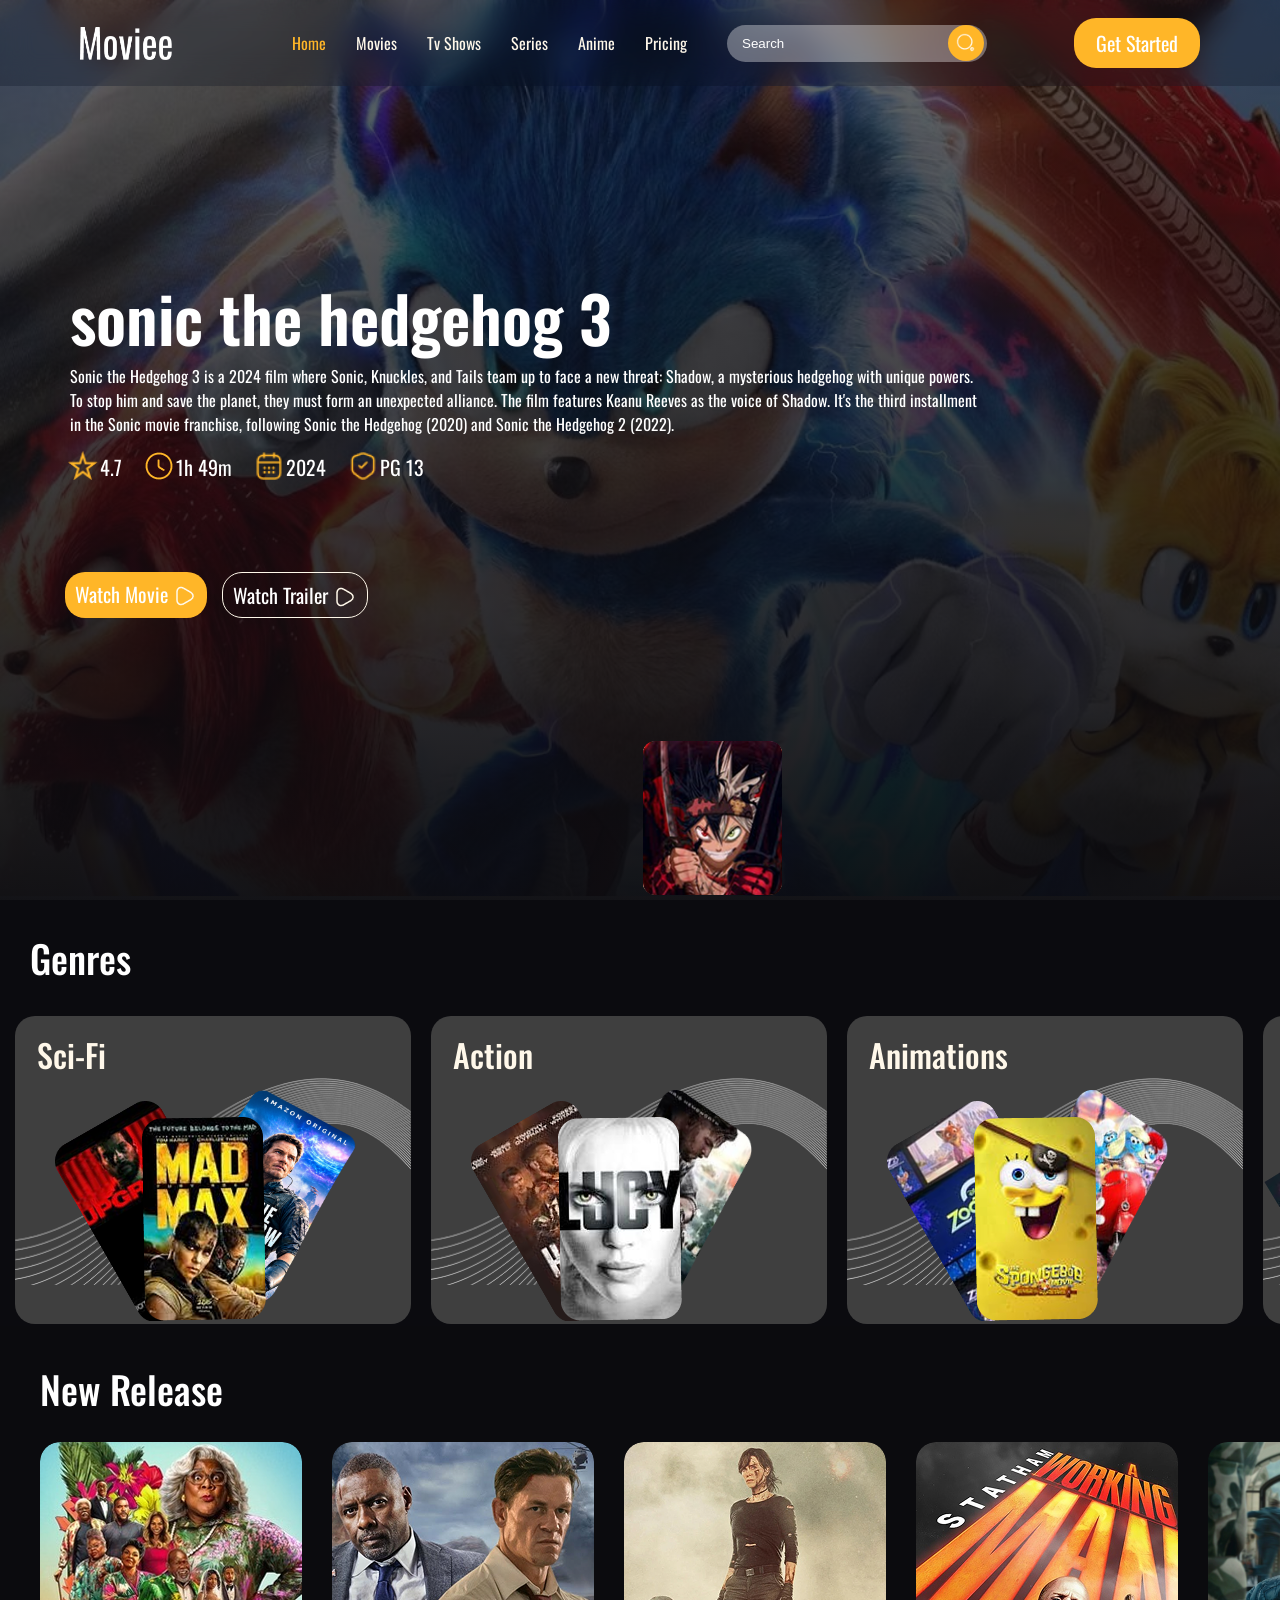
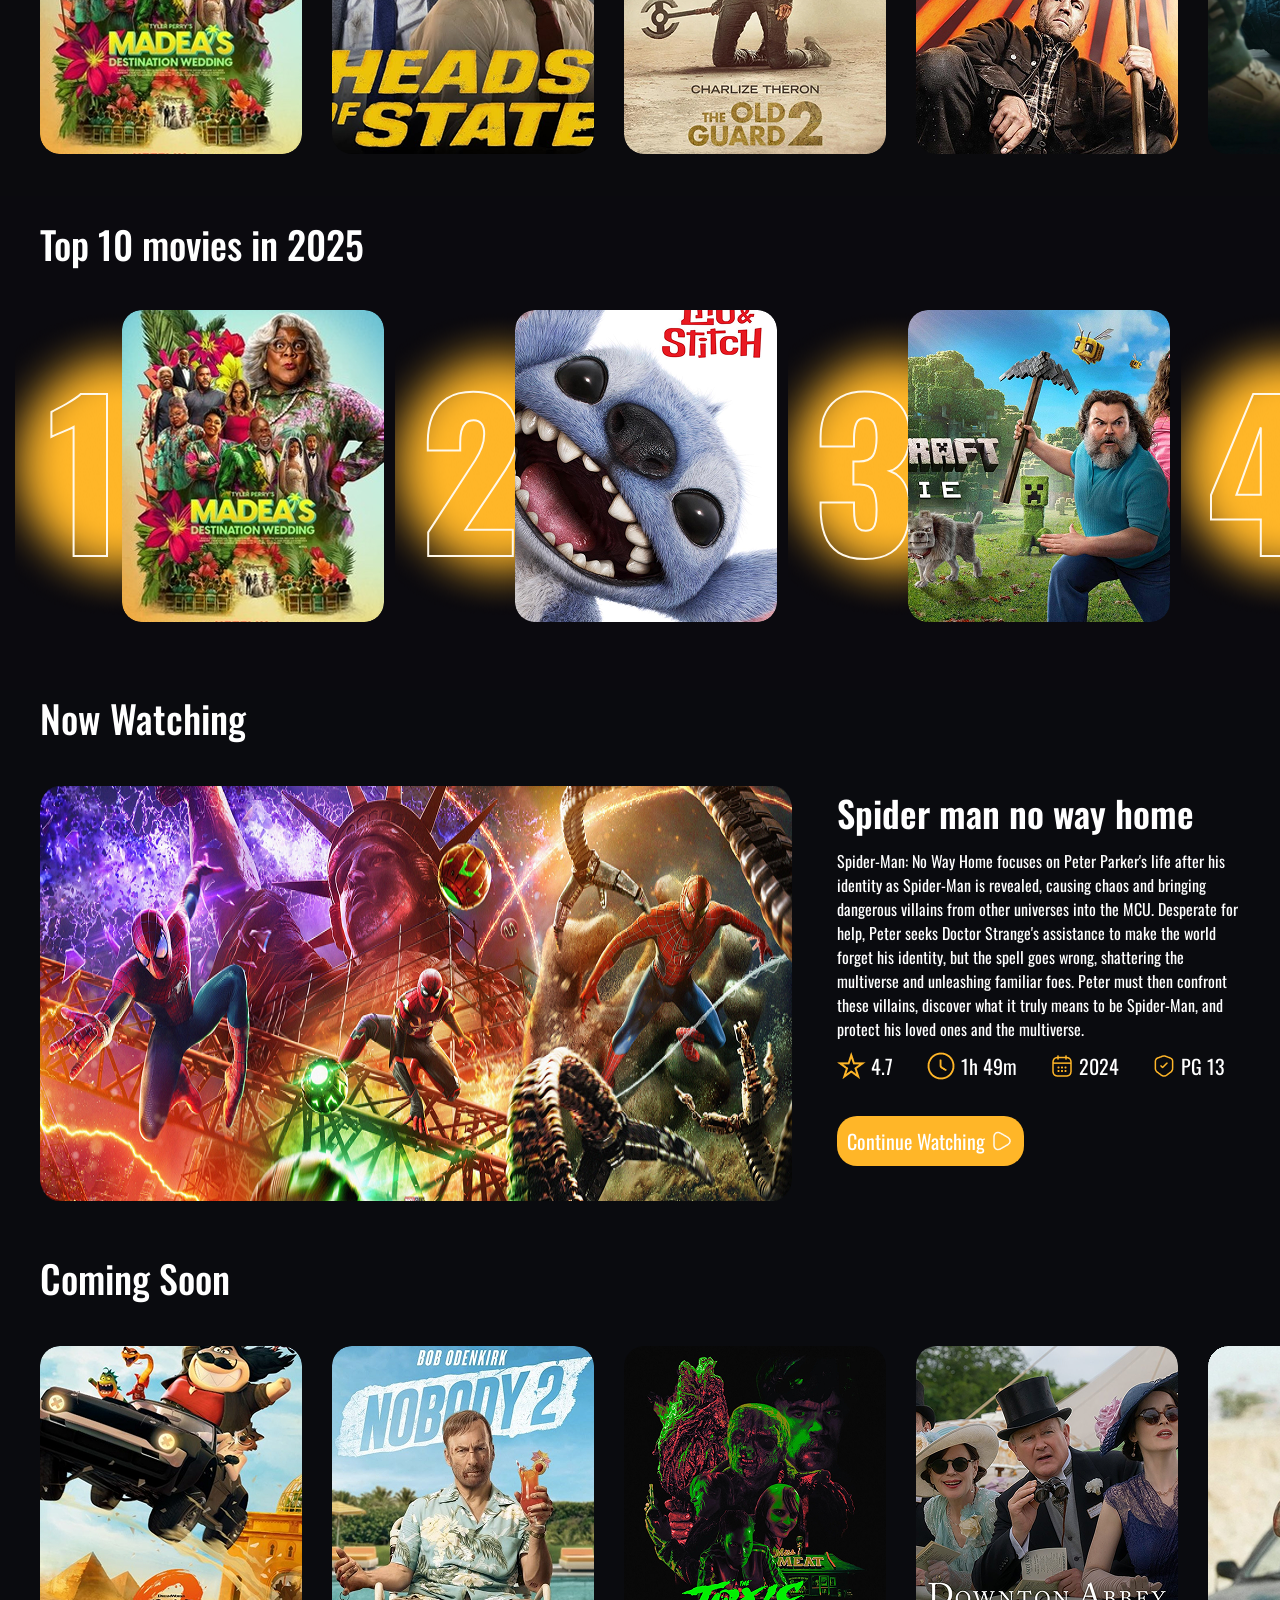
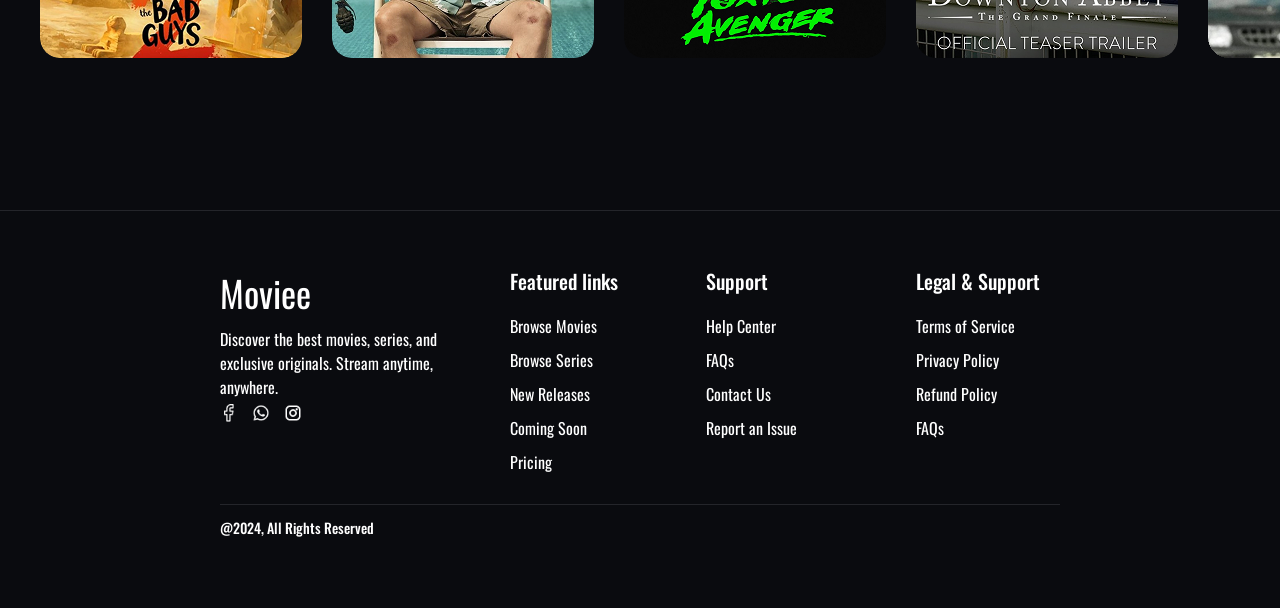
<file: index.html>
<!DOCTYPE html>
<html lang="en">
<head>
    <meta charset="UTF-8">
    <meta name="viewport" content="width=device-width, initial-scale=1.0">
    <title>Sonic The HedgeHog</title>
    <link rel="stylesheet" href="style.css">
    <link rel="shortcut icon" href="logo.ico" type="image/x-icon">
</head>
<body>

<header>

    <div class="nav-container">

        <img src="Moviee@2x.png" alt="" class="logo">

        <nav>
            <a href="">Home</a>
            <a href="">Movies</a>
            <a href="">Tv Shows</a>
            <a href="">Series</a>
            <a href="">Anime</a>
            <a href="">Pricing</a>
        </nav>

        <div class="search-child">
            <input type="text" placeholder="Search">

            <a href="" class="searchicon">
                <img src="search-normal.png" alt="">
            </a>
        </div>

        <span class="getstarted">
            <a href="">Get Started</a>
        </span>

    </div>
</header>


<section class="sonic-intro">
    <h2>sonic the hedgehog 3 </h2>
    <p>Sonic the Hedgehog 3 is a 2024 film where Sonic, Knuckles, and Tails team up to face a new threat: Shadow, a mysterious hedgehog with unique powers. <br> To stop him and save the planet, they must form an unexpected alliance. The film features Keanu Reeves as the voice of Shadow. It's the third installment <br> in the Sonic movie franchise, following Sonic the Hedgehog (2020) and Sonic the Hedgehog 2 (2022). </p>


    <div class="moviedetails">
<img src="Star 1.png" alt="">
<span>4.7</span>
<img src="clock.png" alt="">
<span>1h 49m</span>
<img src="calendar.png" alt="">
<span>2024</span>
<img src="shield-tick.png" alt="">
<span>PG 13</span>
</div>



<div class="watch-parent">
<span><a href="">Watch Movie <img src="play.png" alt=""></a></span>
<span><a href="">Watch Trailer <img src="play.png" alt=""></a></span>

</div>

<div class="movie-catalogue">
    <img src="Sonic-rectangle.png" alt="">
    <img src="spaceshiptravellers.png" alt="">
    <img src="spiderman.png" alt="">
    <img src="zenmode.png" alt="">

</div>

</section>

<section class="genres-parent">

  <div class="genres1234">Genres</div>

  <div class="genres-container">

    <div class="genres-track">

      <div class="genres-subcontainer">
        <img src="upgrade.png" alt="" class="genre1">
        <img src="madmax.png" alt="" class="genre1">
        <img src="TheTomorrowWarCosmicSoldier.png" alt="" class="genre1">

        <img src="linewavebackground.png" alt="" class="genres-child">
        <span>Sci-Fi</span>
      </div>

      <div class="genres-subcontainer2">
        <img src="havoc.png" alt="" class="genre2">
        <img src="lucy.png" alt="" class="genre2">
        <img src="extraction.png" alt="" class="genre2">

        <img src="linewavebackground.png" alt="" class="genres-child2">
        <span>Action</span>
      </div>

      <div class="genres-subcontainer3">
        <img src="zootopia.png" alt="" class="genre3">
        <img src="spongebob.png" alt="" class="genre3">
        <img src="smurfs.png" alt="" class="genre3">

        <img src="linewavebackground.png" alt="" class="genres-child3">
        <span>Animations</span>
      </div>

      <div class="genres-subcontainer4">
        <img src="romance.jpg" alt="" class="genre4">
        <img src="japaneseromance.jpg" alt="" class="genre4">
        <img src="ideaofyou.jpg" alt="" class="genre4">

        <img src="linewavebackground.png" alt="" class="genres-child4">
        <span>Romance</span>
      </div>

      <div class="genres-subcontainer" aria-hidden="true">
        <img src="upgrade.png" alt="" class="genre1">
        <img src="madmax.png" alt="" class="genre1">
        <img src="TheTomorrowWarCosmicSoldier.png" alt="" class="genre1">

        <img src="linewavebackground.png" alt="" class="genres-child">
        <span>Sci-Fi</span>
      </div>

  
      <div class="genres-subcontainer2" aria-hidden="true">
        <img src="havoc.png" alt="" class="genre2">
        <img src="lucy.png" alt="" class="genre2">
        <img src="extraction.png" alt="" class="genre2">

        <img src="linewavebackground.png" alt="" class="genres-child2">
        <span>Action</span>
      </div>

  
      <div class="genres-subcontainer3" aria-hidden="true">
        <img src="zootopia.png" alt="" class="genre3">
        <img src="spongebob.png" alt="" class="genre3">
        <img src="smurfs.png" alt="" class="genre3">

        <img src="linewavebackground.png" alt="" class="genres-child3">
        <span>Animations</span>
      </div>

      <div class="genres-subcontainer4" aria-hidden="true">
        <img src="romance.jpg" alt="" class="genre4">
        <img src="japaneseromance.jpg" alt="" class="genre4">
        <img src="ideaofyou.jpg" alt="" class="genre4">

        <img src="linewavebackground.png" alt="" class="genres-child4">
        <span>Romance</span>
      </div>

    </div>

  </div>

</section>


<section class="new-release">
  <div class="new-release-text">New Release</div>

  <div class="new-release-container">

    <div class="new-release-child">
      <div class="new-release-together">
        <img class="first-child-image" src="madea weddin.png" alt="">
        <img class="second-child-image" src="medeahover.png" alt="">

        <div class="new-release-content">
          <p>Madea's Destination Wedding</p>

          <div class="icons-medea">
            <span><img src="Star 1.png" alt=""> 4.7</span>
            <span><img src="clock.png" alt="">1h 47m</span>
            <span><img src="shield-tick.png" alt="">PG 13</span>
          </div>

          <div>
         <div class="watch-parent1">
              <a href="" class="btn-watch">Watch Movie <img src="play.png" alt=""></a>
              <a href="" class="btn-trailer">Watch Trailer <img src="play.png" alt=""></a>
            </div>
          </div>
        </div>
      </div>
    </div>

    <div class="new-release-child">
      <div class="new-release-together">
        <img class="first-child-image" src="headsofstate.png" alt="">
        <img class="second-child-image" src="headsofstatehover.png" alt="">

        <div class="new-release-content">
          <p>Heads Of State</p>

          <div class="icons-medea">
            <span><img src="Star 1.png" alt=""> 4.7</span>
            <span><img src="clock.png" alt="">1h 49m</span>
            <span><img src="shield-tick.png" alt="">PG 13</span>
          </div>

          <div>
             <div class="watch-parent1">
              <a href="" class="btn-watch">Watch Movie <img src="play.png" alt=""></a>
              <a href="" class="btn-trailer">Watch Trailer <img src="play.png" alt=""></a>
            </div>
          </div>
        </div>
      </div>
    </div>

<div class="new-release-child">
        <div class="new-release-together">
      <img class="first-child-image" src="theoldguard.png" alt="">
   <img class="second-child-image" src="oldgguardhover.png" alt="">

   <div class="new-release-content">
     <p>The Old Guard 2</p>

          <div class="icons-medea">
            <span><img src="Star 1.png" alt=""> 4.7</span>
            <span><img src="clock.png" alt="">1h 49m</span>
            <span><img src="shield-tick.png" alt="">PG 13</span>
          </div>

<div>
<div class="watch-parent1">
       <a href="" class="btn-watch">Watch Movie <img src="play.png" alt=""></a>
       <a href="" class="btn-trailer">Watch Trailer <img src="play.png" alt=""></a>
           </div>
   </div>
   </div>
      </div>
    </div>

  
    <div class="new-release-child">
  <div class="new-release-together">
   <img class="first-child-image" src="jasonstatham.png" alt="">
   <img class="second-child-image" src="jasonstathamhover.png" alt="">

   <div class="new-release-content">
 <p>A Working Man</p>

   <div class="icons-medea">
     <span><img src="Star 1.png" alt=""> 4.7</span>
 <span><img src="clock.png" alt="">1h 49m</span>
     <span><img src="shield-tick.png" alt="">PG 13</span>
        </div>

 <div>
                  <div class="watch-parent1">
              <a href="" class="btn-watch">Watch Movie <img src="play.png" alt=""></a>
              <a href="" class="btn-trailer">Watch Trailer <img src="play.png" alt=""></a>
            </div>
       </div>
   </div>
    </div>
    </div>

    
    <div class="new-release-child">
      <div class="new-release-together">
        <img class="first-child-image" src="iHost.jpg" alt="">
        <img class="second-child-image" src="IHostageover.png" alt="">

        <div class="new-release-content">
          <p>iHostage</p>

          <div class="icons-medea">
            <span><img src="Star 1.png" alt=""> 4.7</span>
            <span><img src="clock.png" alt="">1h 49m</span>
            <span><img src="shield-tick.png" alt="">PG 13</span>
          </div>

          <div>
       <div class="watch-parent1">
       <a href="" class="btn-watch">Watch Movie <img src="play.png" alt=""></a>
     <a href="" class="btn-trailer">Watch Trailer <img src="play.png" alt=""></a>
            </div>
          </div>
        </div>
      </div>
    </div>


    <div class="new-release-child">
      <div class="new-release-together">
        <img class="first-child-image" src="kpopdemonhunters.png" alt="">
        <img class="second-child-image" src="kpophover.png" alt="">

        <div class="new-release-content">
          <p>K-Pop Demon Hunters</p>

          <div class="icons-medea">
            <span><img src="Star 1.png" alt=""> 4.7</span>
            <span><img src="clock.png" alt="">1h 49m</span>
            <span><img src="shield-tick.png" alt="">PG 13</span>
          </div>

          <div>
     <div class="watch-parent1">
      <a href="" class="btn-watch">Watch Movie <img src="play.png" alt=""></a>
              <a href="" class="btn-trailer">Watch Trailer <img src="play.png" alt=""></a>
            </div>
          </div>
        </div>
      </div>
    </div>

  </div>
</section>


<section class="topmovies-parent">
  <h2>Top 10 movies in 2025</h2>

  <div class="top10-cardboxes">


    <div class="top10-cardboxes-child">
      <div class="movie-number">1</div>
      <img class="movie-glow" src="Ellipse.png" alt="">

      <div class="movie-card">
        <img class="movie-image" src="madea weddin.png" alt="Madea’s Destination Wedding">

        <div class="movie-details">
          <img class="movie-hover-image" src="medeahover.png" alt="Madea’s Destination Wedding">

          <div class="movie-info">
            <h3>Madea’s Destination Wedding</h3>
            <p class="movie-meta">
              <span><img src="Star 1.png" alt=""> 4.7</span>
              <span><img src="clock.png" alt=""> 1h 49m</span>
              <span><img src="shield-tick.png" alt=""> PG 13</span>
            </p>

            <div class="watch-parent1">
              <a href="#" class="btn-watch">Watch Movie <img src="play.png" alt=""></a>
              <a href="#" class="btn-trailer">Watch Trailer <img src="play.png" alt=""></a>
            </div>
          </div>
        </div>
      </div>
    </div>

    <div class="top10-cardboxes-child">
      <div class="movie-number">2</div>
      <img class="movie-glow" src="Ellipse.png" alt="">

      <div class="movie-card">
        <img class="movie-image" src="liloandstitches.png" alt="Lilo and Stitch">

        <div class="movie-details">
          <img class="movie-hover-image" src="lilo-background-hover.png" alt="Lilo and Stitch">

          <div class="movie-info">
            <h3>Lilo &amp; Stitch</h3>
            <p class="movie-meta">
              <span><img src="Star 1.png" alt=""> 4.7</span>
              <span><img src="clock.png" alt=""> 1h 49m</span>
              <span><img src="shield-tick.png" alt=""> PG 13</span>
            </p>

            <div class="watch-parent1">
              <a href="" class="btn-watch">Watch Movie <img src="play.png" alt=""></a>
              <a href="" class="btn-trailer">Watch Trailer <img src="play.png" alt=""></a>
            </div>
          </div>
        </div>
      </div>
    </div>


    <div class="top10-cardboxes-child">
      <div class="movie-number">3</div>
      <img class="movie-glow" src="Ellipse.png" alt="">

      <div class="movie-card">
        <img class="movie-image" src="minecraft.png" alt="Minecraft Movie">

        <div class="movie-details">
          <img class="movie-hover-image" src="minecraft-background-hover.png" alt="Minecraft Movie">

          <div class="movie-info">
            <h3>Minecraft Movie</h3>
            <p class="movie-meta">
              <span><img src="Star 1.png" alt=""> 4.7</span>
              <span><img src="clock.png" alt=""> 1h 49m</span>
              <span><img src="shield-tick.png" alt=""> PG 13</span>
            </p>

            <div class="watch-parent1">
              <a href="#" class="btn-watch">Watch Movie <img src="play.png" alt=""></a>
              <a href="#" class="btn-trailer">Watch Trailer <img src="play.png" alt=""></a>
            </div>
          </div>
        </div>
      </div>
    </div>

    
    <div class="top10-cardboxes-child">
      <div class="movie-number">4</div>
      <img class="movie-glow" src="Ellipse.png" alt="">

      <div class="movie-card">
        <img class="movie-image" src="tomcruise.jpg" alt="Mission Impossible">

        <div class="movie-details">
          <img class="movie-hover-image" src="missionimpossiblehover.png" alt="Mission Impossible">

   <div class="movie-info">
     <h3>Mission Impossible</h3>
       <p class="movie-meta">
     <span><img src="Star 1.png" alt=""> 4.7</span>
      <span><img src="clock.png" alt=""> 1h 49m</span>
      <span><img src="shield-tick.png" alt=""> PG 13</span>
            </p>

    <div class="watch-parent1">
        <a href="#" class="btn-watch">Watch Movie <img src="play.png" alt=""></a>
        <a href="#" class="btn-trailer">Watch Trailer <img src="play.png" alt=""></a>
     </div>
          </div>
        </div>
      </div>
    </div>

  </div>
</section>


<section class="now-watching-parent">

  <h3>Now Watching</h3>

  <div class="now-watching-child">
     <img src="spiderman-image.png" alt="">

     <div class="spiderman-text">
      <h3>Spider man no way home</h3>
      <p>Spider-Man: No Way Home focuses on Peter Parker's life after his identity as Spider-Man is revealed, causing chaos and bringing dangerous villains from other universes into the MCU. Desperate for help, Peter seeks Doctor Strange's assistance to make the world forget his identity, but the spell goes wrong, shattering the multiverse and unleashing familiar foes. Peter must then confront these villains, discover what it truly means to be Spider-Man, and protect his loved ones and the multiverse. </p>

      <a href="">

     <span><img src="Star 1.png" alt=""> 4.7</span>
      <span><img src="clock.png" alt="">1h 49m</span>
      <span><img src="calendar.png" alt="">2024</span>
      <span><img src="shield-tick.png" alt="">PG 13</span>
      
      </a>

         <a><span>Continue Watching <img src="play.png" alt=""></span></a>
     </div>

  </div>

</section>

<section class="coming-soon-parent">
  <h3>Coming Soon</h3>

  <div class="coming-soon-viewport">
    <a href="" class="coming-soon-track">
      <img src="badguys.png" alt="">
      <img src="nobody2.png" alt="">
      <img src="toxicavenger.png" alt="">
      <img src="downton.png" alt="">
      <img src="leo.png" alt="">
      <img src="tronares.png" alt="">
    </a>
  </div>
</section>

</section>


<hr class="hr-first">

<footer>
<div class="footer-child">

  <div>
    <h3>Moviee</h3>
    <p>Discover the best movies, series, and <br>exclusive originals. Stream anytime, <br> anywhere.</p>

    <div>
    <img src="facebook.png" alt="">
    <img src="whatsapp.png" alt="">
    <img src="instagram.png" alt="">
    </div>
  </div>

  <a>
    <h4>Featured links</h4>
    <p>Browse Movies</p>
    <p>Browse Series</p>
    <p>New Releases</p>
    <p>Coming Soon</p>
    <p>Pricing</p>
  </a>

<a>
  <h4>Support</h4>
  <p>Help Center</p>
  <p>FAQs</p>
  <p>Contact Us</p>
  <p>Report an Issue</p>
</a>

<a>
  <h4>Legal & Support</h4>
  <p>Terms of Service</p>
  <p>Privacy Policy</p>
  <p>Refund Policy</p>
  <p>FAQs</p>
</a>
</div>

<hr>

<p>@2024, All Rights Reserved</p>

</footer>

</body>
</html>
</file>
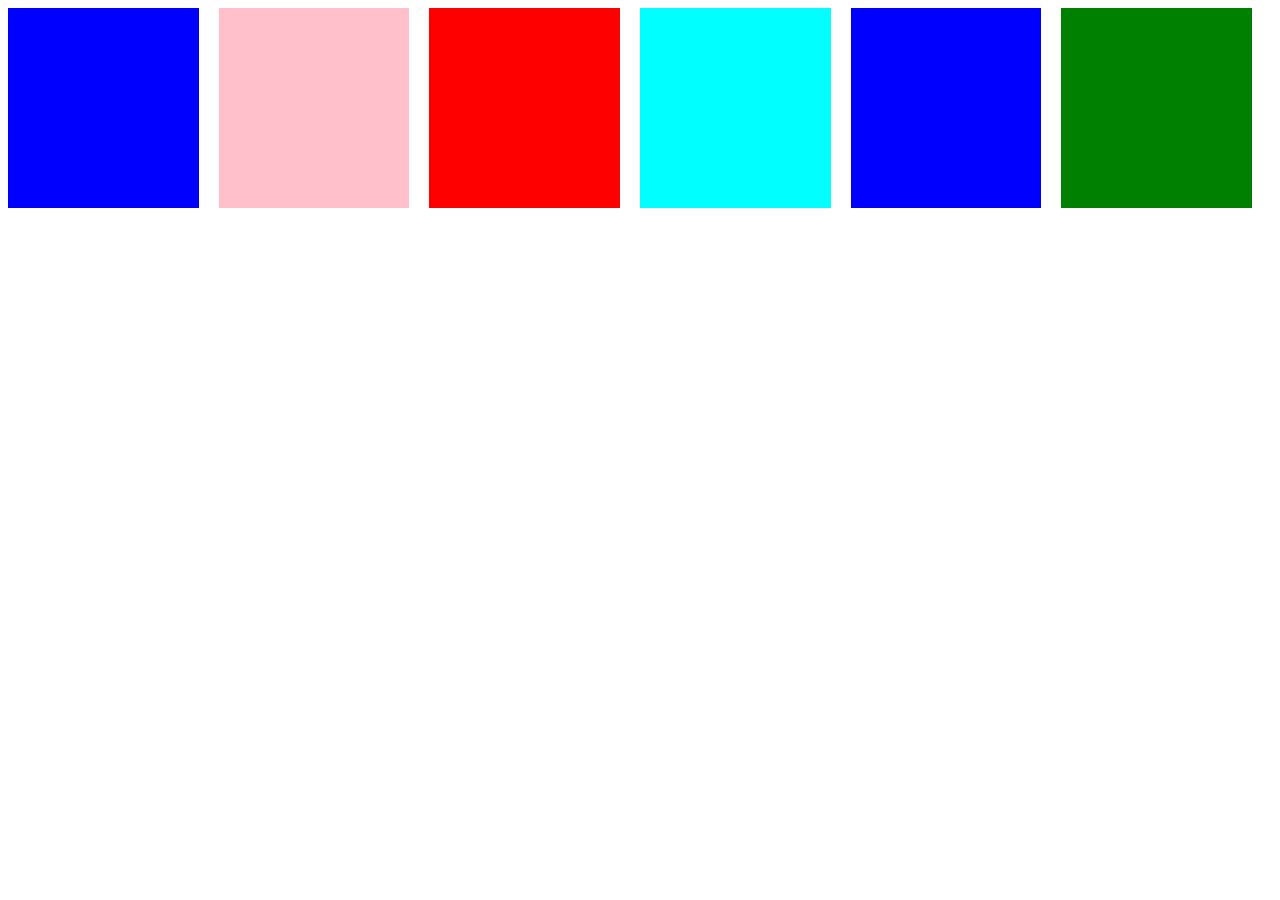
<file: roughwork.html>
<!DOCTYPE html>
<html lang="en">
<head>
    <meta charset="UTF-8">
    <meta name="viewport" content="width=device-width, initial-scale=1.0">
    <title>Document</title>
    <link rel="stylesheet" href="roughwork.css">
</head>
<body>
<!--     
<div>
I am a div
</div> -->


<div class="box">
<div id="fmf"></div>
<div class="fmf"></div>
<div class="fmf"></div>
<div class="fmf"></div>
<div class="fmf"></div>
<div class="fmf"></div>
<div class="fmf"></div>
</div>

</body>
</html>
</file>
<file: style.css>
@import url('https://fonts.googleapis.com/css2?family=Oswald:wght@200..700&display=swap');

*{
    padding: 0;
    margin: 0;
    box-sizing: border-box;
}

img {
    max-width: 100%;
}


body {
    font-family: "Oswald", sans-serif;
    /* cursor: pointer; */
}

header {
    background-image: linear-gradient(180deg,
    rgba(0, 0, 0, 0) -100%, #0b0b0f 90%),
      url(headerbackground.png);
    min-height: 900px;
    background-size:
    150% 150%,
    140% auto;
background-position:
    center,
    center 1%;
    background-repeat: no-repeat;
    overflow: hidden;
    width: 100%;
}

.nav-container {
    position: fixed;
    top: 0;
    left: 0;
    width: 100%;
    padding: 18px 80px;
    display: flex;
    align-items: center;
    background-color: rgba(5, 15, 30, 0.25);
    backdrop-filter: blur(15px);
    -webkit-backdrop-filter: blur(15px);
    z-index: 1000;
}

.logo {
    width: 92px;
    height: 33px;
    margin: 0;
}

nav {
    display: flex;
    align-items: center;
    gap: 30px;
    margin-left: 120px;
    transform: none;
}

nav a {
    text-decoration: none;
    color: rgba(255, 248, 234, 1);
}

nav a:nth-child(1) {
    color: rgba(255, 182, 40, 1);
}

.search-child {
    position: relative;
    display: flex;
    align-items: center;
    margin-left: 40px;
}

.search-child input {
    width: 260px;
    padding: 11px 45px 11px 15px;
    border-radius: 26px;
    border: none;
    outline: none;
    color: white;
    background-color: rgba(255, 255, 255, 0.35);
}

.search-child input::placeholder {
    color: white;
}

.searchicon {
    width: 36px;
    height: 36px;
    position: absolute;
    right: 3px;
    top: 50%;
    transform: translateY(-50%);
    padding: 8px;
    background-color: #ffb628;
    border-radius: 50%;
}

.search-child a img {
    width: 19px;
    height: 19px;
    position: static;
}

.getstarted {
    margin-left: auto;
    padding: 10px 22px;
    background-color: #ffb628;
    border-radius: 22px;
}

.getstarted a {
    color: #ffffff;
    font-size: 20px;
    text-decoration: none;
    white-space: nowrap;
}

.sonic-intro {
    position: absolute;
    z-index: 5;
    top: 30%;
margin-left: 70px;
}

.sonic-intro h2 {
font-weight: 600;
font-size: 64px;
color: #FFFFFF;
}

.sonic-intro p {
font-weight: 400;
font-style: Regular;
font-size: 16px;
color: #FFFFFF;
line-height: 24px;
}

.moviedetails {
    margin-top: 10px;
    display: flex;
    gap: 2px;
    transform: translateX(-22px);
}

.moviedetails span {
color: white;
margin-top: 6px;
font-weight: 400;
font-style: Regular;
font-size: 20px;
}

.moviedetails img {
    width: 30px;
    height: 30px;
    margin-top: 5px;
    margin-left: 20px;
}

.watch-parent {
display: flex;
transform: translate(-5px, 90px);
gap: 15px;
}

.watch-parent span:nth-child(1) {
    background-color: #FFB628;
    padding: 7px 10px;
    border-radius: 20px;
}

.watch-parent span:nth-child(2) {
    background-color: transparent;
    border: 1px solid #FFF8EA;
    border-radius: 20px;
    padding: 7px 10px;
}

.watch-parent a {
text-decoration: none;
font-weight: 400;
font-style: Regular;
font-size: 20px;
color: white;
}

.watch-parent span > a > img {
transform: translateY(5px);
}

.movie-catalogue {
    width: 720px;
    height: 280px;
    position: relative;
    transform: translate(500px, 160px);
    overflow: hidden;
}

.movie-catalogue img {
    width: 145px;
    height: 160px;
    object-fit: cover;
    border-radius: 15px;
    position: absolute;
    left: 70px;
    top: 50px;
    border: 3px solid transparent;
    animation: catalogue 16s ease-in-out infinite;
}

.movie-catalogue img:nth-child(1) {
    animation-delay: 0s;
}

.movie-catalogue img:nth-child(2) {
    animation-delay: -12s;
}

.movie-catalogue img:nth-child(3) {
    animation-delay: -8s;
}

.movie-catalogue img:nth-child(4) {
    animation-delay: -4s;
}

@keyframes catalogue {

    0% {
        transform: translateX(0) scale(1.45);
        z-index: 5;
        border-color: white;
        opacity: 1;
    }


    18% {
        transform: translateX(-180px) scale(1);
        z-index: 1;
        border-color: transparent;
        opacity: 0;
    }


    24% {
        transform: translateX(510px) scale(1);
        z-index: 1;
        border-color: transparent;
        opacity: 0;
    }


    25% {
        transform: translateX(510px) scale(1);
        opacity: 1;
    }


    50% {
        transform: translateX(350px) scale(1);
        z-index: 2;
        border-color: transparent;
        opacity: 1;
    }


    75% {
        transform: translateX(190px) scale(1);
        z-index: 3;
        border-color: transparent;
        opacity: 1;
    }


    100% {
        transform: translateX(0) scale(1.45);
        z-index: 5;
        border-color: white;
        opacity: 1;
    }
}

.genres-parent {
    background-color: #0B0B0F;
    min-height: 400px;
    overflow: hidden;
}

.genres1234 {
font-weight: 500;
font-style: Medium;
font-size: 38px;
color: #FFFFFF;
transform: translate(30px, 30px);
margin-bottom: 10px;
}

.genres-container {
    margin-left: 15px;
    padding-top: 50px;
    height: 360px;
    overflow: hidden;
}

.genres-track {
    display: flex;
    gap: 20px;
    width: max-content;
    animation: cards 20s ease-out infinite;
}


.genres-subcontainer {
position: relative;
}

.genres-child {
    width: 396px;
    height: 308px;
    background-color: #3F3F3F;
    border-radius: 20px;
    overflow: hidden;

   object-fit: contain;
}

.genre1 {
       transition-timing-function: ease-in-out 4s;

}

.genres-subcontainer .genre1:hover {
        transform:  scaleY(1.05);
 ;
}

.genres-subcontainer,
.genres-subcontainer2,
.genres-subcontainer3,
.genres-subcontainer4 {
    position: relative;
    width: 396px;
    min-width: 396px;
    height: 308px;
    flex-shrink: 0;
}

@keyframes cards {

    0% {
        transform: translateX(0px);
    }

    20% {
        transform: translateX(-416px);
    }

    25% {
        transform: translateX(-416px);
    }

    45% {
        transform: translateX(-832px);
    }

    50% {
        transform: translateX(-832px);
    }

    70% {
        transform: translateX(-1248px);
    }

    75% {
        transform: translateX(-1248px);
    }

    95% {
        transform: translateX(-1664px);
    }

    100% {
        transform: translateX(-1664px);
    }
}


.genres-subcontainer {
    animation-delay: 0s;
}

.genres-subcontainer2 {
    animation-delay: -12s;
}

.genres-subcontainer3 {
    animation-delay: -12s;
}

.genres-subcontainer4 {
    animation-delay: -12s;
} 

.genres-subcontainer span {
font-weight: 500;
font-style: Medium;
font-size: 32px;
color: #FFF8EA;
position: absolute;
margin-top: 15px;
left: 5.5%;
}

.genre1:nth-child(3) {
    width: 194px;
    height: 212.14px;
    position: absolute;
}

.genre1:nth-child(1) {
position: absolute;
bottom: 1%;
left: 10%;
}

.genre1:nth-child(2) {
position: absolute;
bottom: 1%;
left: 32%;
z-index: 3;
}

.genre1:nth-child(3) {
position: absolute;
bottom: 7%;
right: 14%;
} 

.genres-subcontainer2 {
position: relative;

}

.genres-child2 {
    width: 396px;
    height: 308px;
    background-color: #3F3F3F;
    border-radius: 20px;
    overflow: hidden;
   object-fit: contain;
}

.genres-subcontainer2 span {
font-weight: 500;
font-style: Medium;
font-size: 32px;
color: #FFF8EA;
position: absolute;
margin-top: 15px;
left: 5.5%;
}

.genre2:nth-child(1) {
position: absolute;
bottom: 1%;
left: 10%;
}

.genre2:nth-child(2) {
position: absolute;
bottom: 1%;
left: 32%;
z-index: 3;

}

.genre2:nth-child(3) {
position: absolute;
bottom: 7%;
right: 19%;
width: 164px;
height: 212.14px;
} 

.genres-subcontainer3 {
position: relative;

}

.genres-child3 {
    width: 396px;
    height: 308px;
    background-color: #3F3F3F;
    border-radius: 20px;
    overflow: hidden;
   object-fit: contain;
}

.genres-subcontainer3 span {
font-weight: 500;
font-style: Medium;
font-size: 32px;
color: #FFF8EA;
position: absolute;
margin-top: 15px;
left: 5.5%;
}

.genre3:nth-child(1) {
position: absolute;
bottom: 1%;
left: 10%;
}

.genre3:nth-child(2) {
position: absolute;
bottom: 1%;
left: 32%;
z-index: 3;

}

.genre3:nth-child(3) {
position: absolute;
bottom: 7%;
right: 19%;
width: 164px;
height: 212.14px;
} 

.genres-subcontainer4 {
position: relative;

}

.genres-child4 {
    width: 396px;
    height: 308px;
    background-color: #3F3F3F;
    border-radius: 20px;
    overflow: hidden;
   object-fit: contain;
}

.genres-subcontainer4 span {
font-weight: 500;
font-style: Medium;
font-size: 32px;
color: #FFF8EA;
position: absolute;
margin-top: 15px;
left: 5.5%;
}

.genre4:nth-child(1) {
position: absolute;
bottom: 1%;
left: 10%;
transform: rotate(-31deg);
}

.genre4:nth-child(2) {
position: absolute;
bottom: 1%;
left: 32%;
z-index: 3;
transform: rotateX(0.96deg);
}

.genre4:nth-child(3) {
position: absolute;
bottom: 7%;
right: 19%;
width: 164px;
height: 172.14px;
transform: rotate(31.2deg);
} 


.new-release {
  background-color: #0B0B0E;
  min-height: 470px;
  overflow: hidden;
}

.new-release-text {
  font-weight: 500;
  font-size: 38px;
  color: #fff;
  transform: translate(40px, 35px);
  margin-bottom: 5px;
}
 
.new-release-container {
    margin: 60px 0px 0px 40px;
    display: flex;
    gap: 30px;
    overflow-x: scroll;
    scrollbar-width: none;
   
}

.new-release-child {
    flex-shrink: 0;
}

.first-child-image {
    width: 262px;
    height: 312px;
    object-fit: cover;
    border-radius: 20px;
}

.second-child-image {
    /* width: 540px; */
    height: 312px;
    object-fit: cover;
    border-radius: 20px;
    opacity: 0;
    position: absolute;
    inset: 0;
    transition: opacity 0.5s ease;
}

.new-release-together {
    /* border: 2px solid green; */
    width: 262px;
    height: 312px;
    position: relative;
    transition: width 0.5s ease;
}

.new-release-child:hover .new-release-together {
    width: 540px;
}

.new-release-child:hover .second-child-image {
    opacity: 1;
}

.new-release-content {
    color: white;
    position: absolute;
    top: 130px;
    left: 20px;
    /* font-weight: 600; */
    opacity: 0;
    transition: opacity 0.3s ease;
}

.new-release-content > p {
    font-size: 32px;
     font-weight: 700; 
     line-height: 34px;
     letter-spacing: −0.3 px; 
     margin-bottom: 20px;
}

.new-release-child:hover .new-release-content {
    opacity: 1;
}

.icons-medea {
    display: flex;
    align-items: center;
    gap: 30px;
}

.icons-medea span {
    display: flex;
    align-items: center;
    gap: 3px;
    white-space: nowrap;
}

.icons-medea span img {
    width: 24px;
    height: 24px;
    object-fit: contain;
}

.topmovies-parent {
  background-color: #0B0A0F;
  overflow-x: hidden;
  padding: 20px 0 40px;
}

.topmovies-parent h2 {
  font-family: "Oswald", sans-serif;
  font-weight: 500;
  font-size: 38px;
  color: #FFFFFF;
  margin: 0 0 10px;
  padding: 0 40px;
}

.top10-cardboxes {
  display: flex;
  align-items: center;
  gap: 36px;
  padding: 28px 40px;
  overflow-x: auto;
  overflow-y: hidden;
  scroll-snap-type: x mandatory;
  scroll-padding-left: 40px;
  scroll-behavior: smooth;
  -webkit-overflow-scrolling: touch;
  scrollbar-width: none;
  -ms-overflow-style: none;
}

.top10-cardboxes::-webkit-scrollbar {
  display: none;
}

.top10-cardboxes:has(.movie-card:hover) {
  scroll-snap-type: x proximity;
}

.top10-cardboxes-child,
.top10-cardboxes-child1 {
  position: relative;
  display: flex;
  align-items: center;
  flex-shrink: 0;
  scroll-snap-align: start;
}

.movie-number {
  font-family: "Oswald", sans-serif;
  font-weight: 700;
  font-size: 200px;
  line-height: 1;
  min-width: 90px;
  text-align: center;
  color: transparent;
  -webkit-text-stroke: 2px #FFF8EA;
  position: relative;
  z-index: 2;
  user-select: none;
  pointer-events: none;
}

.movie-glow {
  position: absolute;
  left: -25px;
  top: 50%;
  transform: translateY(-50%);
  z-index: 1;
  pointer-events: none;
}

.movie-card {
  position: relative;
  width: 262px;
  height: 312px;
  margin-left: -8px; 
  border-radius: 20px;
  overflow: hidden;
  z-index: 3;
  flex-shrink: 0;
  cursor: pointer;
  transition: width 0.45s ease-in-out, transform 0.45s ease-in-out, box-shadow 0.45s ease-in-out;
}

.movie-card:hover {
  width: 508px;
  z-index: 5;
  box-shadow: 0 14px 34px rgba(0, 0, 0, 0.55);
}

.movie-image {
  width: 100%;
  height: 100%;
  object-fit: cover;
  display: block;
  transition: opacity 0.45s ease-in-out, transform 0.45s ease-in-out;
}

.movie-card:hover .movie-image {
  opacity: 0;
  transform: scale(1.05);
}

.movie-details {
  position: absolute;
  inset: 0;
  display: flex;
  flex-direction: column;
  justify-content: flex-end;
  padding: 20px 16px 32px;
  color: #FFFFFF;
  font-family: "Oswald", sans-serif;
  opacity: 0;
  pointer-events: none;
  transition: opacity 0.45s ease-in-out;
}

.movie-details::after {
  content: "";
  position: absolute;
  inset: 0;
  background: linear-gradient(
    to top,
    rgba(0, 0, 0, 0.72) 0%,
    rgba(0, 0, 0, 0.28) 50%,
    rgba(0, 0, 0, 0.05) 100%
  );
  z-index: 1;
  pointer-events: none;
}

.movie-card:hover .movie-details {
  opacity: 1;
  pointer-events: auto;
}

.movie-hover-image {
  position: absolute;
  inset: 0;
  width: 100%;
  height: 100%;
  object-fit: cover;
  z-index: 0;
  transform: scale(1.08);
  transition: transform 0.45s ease-in-out;
}

.movie-card:hover .movie-hover-image {
  transform: scale(1);
}

.movie-info {
  position: relative;
  z-index: 2;
  width: 476px;
  transform: translateY(8px);
  transition: transform 0.45s ease-in-out;
}

.movie-card:hover .movie-info {
  transform: translateY(0);
}

.movie-info h3 {
  font-size: 32px;
  font-weight: 500;
  line-height: 1.15;
  margin: 0 0 12px;
  white-space: nowrap;
}

.movie-meta {
  display: flex;
  align-items: center;
  gap: 18px;
  margin: 0;
  font-size: 18px;
  font-weight: 400;
  white-space: nowrap;
}

.movie-meta span {
  display: inline-flex;
  align-items: center;
  gap: 6px;
}

.movie-meta img {
  width: 20px;
  height: 20px;
  object-fit: contain;
}

.watch-parent1 {
  display: flex;
  align-items: center;
  gap: 18px;
  margin-top: 22px;
}

.watch-parent1 a {
  display: inline-flex;
  align-items: center;
  justify-content: center;
  gap: 6px;
  min-width: 120px;
  padding: 5px 16px;
  border-radius: 999px;
  text-decoration: none;
  font-size: 14px;
  font-weight: 400;
  color: #FFFFFF;
  white-space: nowrap;
  transition: transform 0.2s ease-in-out, background-color 0.2s ease-in-out;
}

.watch-parent1 .btn-watch {
  background-color: #FFB628;
  border: 1px solid #FFB628;
}

.watch-parent1 .btn-trailer {
  background-color: rgba(0, 0, 0, 0.25);
  border: 1px solid #FFF8EA;
}

.watch-parent1 a:hover {
  transform: scale(1.04);
}

.now-watching-parent {
background-color: #0A0B0F;
min-height: 520px;
width: 100%;
}

.now-watching-child {
    display: flex;
gap: 45px;
}

.now-watching-parent > h3:first-of-type {
    font-family: Oswald;
font-weight: 500;
font-style: Medium;
font-size: 38px;
color: white;
margin: 0px 0px 40px 40px;
}

.now-watching-child > img:first-of-type {
    margin: 0px 0px 0px 40px;
}


.spiderman-text h3 {
font-family: Oswald;
font-weight: 600;
font-style: SemiBold;
font-size: 36px;
color: white;
margin-bottom: 10px;
}

.spiderman-text p {
font-family: 'Oswald', sans-serif;
font-weight: 400;
font-style: Regular;
font-size: 16px;
color: white;
margin-bottom: 10px;
width: 92%;
}

.spiderman-text > a {
text-decoration: none;
display: flex;
flex-direction: row;
flex-shrink: 0;
gap: 33px;
margin-bottom: 35px;
border-radius: 20px;
}

.spiderman-text a > span {
 display: flex;
  align-items: center;
  gap: 5px;
color: white;
font-family: 'Oswald', sans-serif;
font-weight: 400;
font-style: Regular;
font-size: 20px;
}

.spiderman-text > a:last-of-type {
    color: white;
    display: flex;
    align-items: center;
    gap: 4px;
}

.spiderman-text > a:last-of-type > span {
    background-color: #FFB628;
    padding: 10px 10px;
    border-radius: 20px;
}

.coming-soon-parent {
    background-color: #0A0B0F;
    min-height: 600px;
    width: 100%;
    overflow: hidden;
    padding-top: 40px;
}

.coming-soon-parent h3 {
    color: white;
    font-family: 'Oswald', sans-serif;
    font-weight: 500;
    font-size: 38px;
    margin: 0 0 40px 40px;
}

.coming-soon-viewport {
    width: 100%;
    overflow: hidden;
}

.coming-soon-track {
    --card-width: 262px;
    --gap: 20px;
    display: flex;
    gap: 30px;
    width: max-content;
    margin-left: 0; 
    padding-left: 40px; 
    text-decoration: none;
    animation: pendulumMove 7s ease-in-out infinite alternate;
}

.coming-soon-track img {
    width: 262px;
    height: 312px;
    object-fit: cover;
    border-radius: 20px;
    flex-shrink: 0;
}

@keyframes pendulumMove {
    from {
        transform: translateX(0);
    }
    to {
       transform: translateX(-423px);
    }
}

.hr-first {
    border: none;
    border-top: 1px solid #24252A;  background-color: #0a0b0f;
}

footer {
    background-color: #0A0B0F;
    color: white;
    padding: 55px 40px 70px;
}

.footer-child {
    max-width: 840px;
    margin: 0 auto;
    display: grid;
    grid-template-columns: 1.7fr 1.05fr 1.15fr 1fr;
    column-gap: 45px;
    align-items: start;
}


.footer-child h3 {
    font-family: 'Oswald', sans-serif;
    font-weight: 400;
    font-size: 36px;
    margin: 0 0 8px;
}

.footer-child h4 {
    font-family: 'Oswald', sans-serif;
    font-weight: 500;
    font-size: 20px;
    margin: 0 0 18px;
}

.footer-child p {
    font-family: 'Oswald', sans-serif;
    font-weight: 400;
    font-size: 16px;
    line-height: 1.5;
    margin: 0 0 10px;
}


.footer-child > div:first-child > p {
    margin-bottom: 5px;
}

.footer-child > div:first-child > div {
    display: flex;
    align-items: center;
    gap: 14px;
    margin-top: 5px;
}

.footer-child > div:first-child > div img {
    width: 18px;
    height: 18px;
    object-fit: contain;
}

.footer-child > a {
    color: white;
    text-decoration: none;
}

footer hr {
    max-width: 840px;
    margin: 20px auto 12px;
    border: none;
    border-top: 1px solid #24252A;
}

footer > p {
    max-width: 840px;
    margin: 0 auto;
    font-family: 'Oswald', sans-serif;
    font-weight: 500;
    font-size: 14px;
    color: white;
}




@media (min-width: 1920px) {

    header {
        min-height: 1000px;
        background-size: 150% 150%, 100% auto;
        background-position: center, center top;
    }

    .nav-container {
        padding: 22px 100px;
    }

    .logo {
        width: 110px;
        height: auto;
    }

    nav {
        margin-left: 150px;
        gap: 40px;
    }

    nav a {
        font-size: 19px;
    }

    .search-child {
        margin-left: 60px;
    }

    .search-child input {
        width: 320px;
        padding: 14px 45px 14px 20px;
    }

    .getstarted {
        padding: 12px 28px;
    }

    .sonic-intro {
        top: 260px;
        margin-left: 100px;
    }

    .sonic-intro h2 {
        font-size: 76px;
    }

    .sonic-intro p {
        font-size: 19px;
        line-height: 30px;
    }

    .moviedetails {
        margin-top: 20px;
    }

    .moviedetails span {
        font-size: 23px;
    }

    .watch-parent {
        transform: translate(-5px, 70px);
    }

    .watch-parent a {
        font-size: 22px;
    }

    .movie-catalogue {
        width: 780px;
        transform: translate(840px, 75px);
    }

    .genres-parent {
        min-height: 440px;
    }

    .genres1234 {
        font-size: 42px;
        transform: translate(80px, 35px);
    }

    .genres-container {
        margin-left: 80px;
    }

    .new-release {
        min-height: 520px;
    }

    .new-release-text {
        font-size: 42px;
        transform: translate(80px, 35px);
    }

    .new-release-container {
        margin-left: 80px;
        gap: 35px;
    }

    .new-release-together {
        width: 280px;
        height: 340px;
    }

    .first-child-image,
    .second-child-image {
        height: 340px;
    }

    .new-release-child:hover .new-release-together {
        width: 560px;
    }

    .new-release-content {
        top: 150px;
    }

    .topmovies-parent {
        padding: 35px 0 60px;
    }

    .topmovies-parent h2 {
        font-size: 42px;
        padding: 0 80px;
    }

    .top10-cardboxes {
        padding: 35px 80px;
        gap: 40px;
    }

    .movie-card {
        width: 280px;
        height: 340px;
    }

    .movie-card:hover {
        width: 520px;
    }

    .movie-number {
        font-size: 210px;
    }

    .movie-info h3 {
        font-size: 34px;
    }

    .now-watching-parent {
        min-height: 620px;
        padding: 35px 80px 70px;
    }

    .now-watching-parent > h3:first-of-type {
        font-size: 42px;
        margin-left: 0;
    }

    .now-watching-child {
        gap: 60px;
    }

    .now-watching-child > img:first-of-type {
        width: 45%;
        max-height: 450px;
        object-fit: cover;
        border-radius: 20px;
        margin-left: 0;
    }

    .spiderman-text {
        flex: 1;
    }

    .spiderman-text h3 {
        font-size: 42px;
    }

    .spiderman-text p {
        font-size: 19px;
        line-height: 30px;
    }

    .coming-soon-parent {
        min-height: 650px;
        padding-top: 50px;
    }

    .coming-soon-parent h3 {
        font-size: 42px;
        margin-left: 80px;
    }

    .coming-soon-track {
        padding-left: 80px;
        gap: 35px;
    }

    .coming-soon-track img {
        width: 300px;
        height: 360px;
    }

    footer {
        padding: 70px 80px 80px;
    }

    .footer-child {
        max-width: 1400px;
        column-gap: 80px;
    }

    .footer-child h3 {
        font-size: 42px;
    }

    .footer-child h4 {
        font-size: 24px;
    }

    .footer-child p {
        font-size: 18px;
    }

    footer hr,
    footer > p {
        max-width: 1400px;
    }
}

@media (max-width: 1024px) {

    .nav-container {
        padding: 15px 30px;
        flex-wrap: wrap;
        gap: 15px;
    }

    nav {
        order: 3;
        width: 100%;
        margin-left: 0;
        justify-content: center;
        gap: 25px;
    }

    .search-child {
        margin-left: auto;
    }

    .search-child input {
        width: 210px;
    }

    .getstarted {
        margin-left: 0;
    }

    header {
        min-height: 850px;
        background-size: cover;
        background-position: center;
    }

    .sonic-intro {
        top: 210px;
        margin-left: 40px;
        margin-right: 40px;
    }

    .sonic-intro h2 {
        font-size: 52px;
    }

    .sonic-intro p {
        max-width: 850px;
    }

    .sonic-intro p br {
        display: none;
    }

    .watch-parent {
        transform: none;
        margin-top: 30px;
    }

    .movie-catalogue {
        transform: none;
        width: 100%;
        height: auto;
        display: flex;
        gap: 20px;
        margin-top: 45px;
        overflow: visible;
    }

    .movie-catalogue img {
        position: static;
        width: 120px;
        height: 150px;
        animation: none;
    }

    .now-watching-parent {
        padding-bottom: 50px;
    }

    .now-watching-child {
        gap: 25px;
        padding-right: 30px;
    }

    .now-watching-child > img:first-of-type {
        width: 45%;
        object-fit: cover;
        border-radius: 15px;
    }

    .spiderman-text h3 {
        font-size: 30px;
    }

    .spiderman-text p {
        width: 100%;
    }

    .footer-child {
        max-width: 100%;
        column-gap: 25px;
    }
}


@media (max-width: 768px) {

    .nav-container {
        padding: 15px 20px;
    }

    nav {
        gap: 20px;
        justify-content: flex-start;
        overflow-x: auto;
        scrollbar-width: none;
        white-space: nowrap;
    }

    nav a {
        font-size: 15px;
    }

    .search-child input {
        width: 180px;
    }

    .getstarted a {
        font-size: 16px;
    }

    header {
        min-height: 900px;
        background-size: cover;
        background-position: center top;
    }

    .sonic-intro {
        top: 200px;
        margin-left: 25px;
        margin-right: 25px;
    }

    .sonic-intro h2 {
        font-size: 44px;
        text-transform: capitalize;
    }

    .sonic-intro p {
        font-size: 15px;
        line-height: 23px;
    }

    .moviedetails {
        flex-wrap: wrap;
        gap: 5px;
    }

    .moviedetails img {
        width: 25px;
        height: 25px;
        margin-left: 12px;
    }

    .moviedetails span {
        font-size: 17px;
    }

    .watch-parent a {
        font-size: 16px;
    }

    .movie-catalogue {
        gap: 12px;
        flex-wrap: wrap;
    }

    .movie-catalogue img {
        width: 100px;
        height: 125px;
    }

    .genres1234,
    .new-release-text,
    .topmovies-parent h2,
    .now-watching-parent > h3:first-of-type,
    .coming-soon-parent h3 {
        font-size: 30px;
    }

    .genres-subcontainer,
    .genres-subcontainer2,
    .genres-subcontainer3,
    .genres-subcontainer4 {
        width: 300px;
        min-width: 300px;
        height: 235px;
    }

    .genres-child,
    .genres-child2,
    .genres-child3,
    .genres-child4 {
        width: 100%;
        height: 100%;
    }

    .genres-container {
        height: 285px;
    }

    .genres-parent {
        min-height: 340px;
    }

    .genres-track {
        animation: cardsTablet 20s ease-in-out infinite;
    }

    @keyframes cardsTablet {
        0%, 20% { transform: translateX(0); }
        25%, 45% { transform: translateX(-320px); }
        50%, 70% { transform: translateX(-640px); }
        75%, 95% { transform: translateX(-960px); }
        100% { transform: translateX(-1280px); }
    }

    .genres-subcontainer span,
    .genres-subcontainer2 span,
    .genres-subcontainer3 span,
    .genres-subcontainer4 span {
        font-size: 25px;
    }

    .genre1,
    .genre2,
    .genre3,
    .genre4 {
        max-width: 75%;
    }

    .new-release-container {
        margin-left: 20px;
        gap: 18px;
    }

    .new-release-text {
        transform: translate(20px, 25px);
    }

    .new-release-together,
    .new-release-child:hover .new-release-together {
        width: 350px;
        height: 280px;
    }

    .first-child-image,
    .second-child-image {
        width: 100%;
        height: 100%;
    }

    .new-release-content {
        top: auto;
        bottom: 18px;
        left: 15px;
        right: 15px;
    }

    .new-release-content > p {
        font-size: 25px;
        line-height: 30px;
        margin-bottom: 12px;
    }

    .icons-medea {
        gap: 12px;
    }

    .icons-medea span {
        font-size: 14px;
    }

    .icons-medea span img {
        width: 18px;
        height: 18px;
    }

    .topmovies-parent h2 {
        padding: 0 20px;
    }

    .top10-cardboxes {
        padding: 25px 20px;
        gap: 20px;
    }

    .movie-number {
        font-size: 140px;
        min-width: 65px;
    }

    .movie-card {
        width: 240px;
        height: 290px;
    }

    .movie-card:hover {
        width: 380px;
    }

    .movie-info {
        width: 100%;
    }

    .movie-info h3 {
        font-size: 25px;
    }

    .movie-meta {
        font-size: 15px;
        gap: 12px;
    }

    .now-watching-child {
        flex-direction: column;
        padding: 0 20px;
    }

    .now-watching-child > img:first-of-type {
        width: 100%;
        max-height: 350px;
        margin: 0;
    }

    .now-watching-parent > h3:first-of-type {
        margin-left: 20px;
    }

    .spiderman-text h3 {
        font-size: 28px;
    }

    .spiderman-text > a {
        flex-wrap: wrap;
        gap: 15px;
    }

    .coming-soon-parent {
        min-height: 480px;
    }

    .coming-soon-parent h3 {
        margin-left: 20px;
    }

    .coming-soon-track img {
        width: 200px;
        height: 270px;
    }

    footer {
        padding: 40px 25px;
    }

    .footer-child {
        grid-template-columns: repeat(2, 1fr);
        row-gap: 35px;
    }

    .footer-child p br {
        display: none;
    }
}

@media (max-width: 480px) {

    .nav-container {
        padding: 12px 15px;
        gap: 12px;
    }

    .logo {
        width: 80px;
        height: auto;
        order: 1;
    }

    .getstarted {
        order: 2;
        margin-left: auto;
        padding: 7px 15px;
    }

    .getstarted a {
        font-size: 14px;
    }

    .search-child {
        order: 3;
        width: 100%;
        margin-left: 0;
    }

    .search-child input {
        width: 100%;
        padding: 10px 40px 10px 15px;
    }

    nav {
        order: 4;
        width: 100%;
        gap: 20px;
        margin: 0;
        padding: 5px 0;
    }

    nav a {
        font-size: 14px;
    }

    header {
        min-height: 1050px;
        background-size: cover;
        background-position: center top;
    }

    .sonic-intro {
        top: 205px;
        margin-left: 15px;
        margin-right: 15px;
    }

    .sonic-intro h2 {
        font-size: 35px;
        line-height: 1.2;
        margin-bottom: 15px;
    }

    .sonic-intro p {
        font-size: 14px;
        line-height: 22px;
    }

    .moviedetails {
        transform: none;
        margin-top: 20px;
        gap: 5px;
    }

    .moviedetails img {
        width: 22px;
        height: 22px;
        margin-left: 8px;
    }

    .moviedetails span {
        font-size: 15px;
    }

    .watch-parent {
        gap: 10px;
        margin-top: 25px;
    }

    .watch-parent a {
        font-size: 14px;
    }

    .watch-parent span:nth-child(1),
    .watch-parent span:nth-child(2) {
        padding: 7px 10px;
    }

    .movie-catalogue {
        margin-top: 35px;
        gap: 10px;
    }

    .movie-catalogue img {
        width: calc(25% - 8px);
        height: 110px;
        border-radius: 10px;
    }

    .genres1234,
    .new-release-text,
    .topmovies-parent h2,
    .now-watching-parent > h3:first-of-type,
    .coming-soon-parent h3 {
        font-size: 27px;
    }

    .genres1234 {
        transform: translate(15px, 25px);
    }

    .genres-container {
        margin-left: 10px;
        padding-top: 45px;
        height: 270px;
    }

    .genres-parent {
        min-height: 320px;
    }

    .genres-subcontainer,
    .genres-subcontainer2,
    .genres-subcontainer3,
    .genres-subcontainer4 {
        width: 280px;
        min-width: 280px;
        height: 218px;
    }

    .genres-track {
        animation: cardsMobile 20s ease-in-out infinite;
    }

    @keyframes cardsMobile {
        0%, 20% { transform: translateX(0); }
        25%, 45% { transform: translateX(-300px); }
        50%, 70% { transform: translateX(-600px); }
        75%, 95% { transform: translateX(-900px); }
        100% { transform: translateX(-1200px); }
    }

    .new-release {
        min-height: 390px;
    }

    .new-release-container {
        margin: 50px 0 0;
        padding: 0 15px 20px;
        gap: 15px;
    }

    .new-release-text {
        transform: translate(15px, 25px);
    }

    .new-release-together,
    .new-release-child:hover .new-release-together {
        width: min(85vw, 350px);
        height: 270px;
    }

    .first-child-image {
        opacity: 0;
    }

    .second-child-image,
    .new-release-child:hover .second-child-image {
        opacity: 1;
        width: 100%;
    }

    .new-release-together::after {
        content: "";
        position: absolute;
        inset: 0;
        border-radius: 20px;
        background: linear-gradient(
            transparent 20%,
            rgba(0, 0, 0, 0.7) 100%
        );
        pointer-events: none;
    }

    .new-release-content {
        opacity: 1;
        z-index: 2;
    }

    .new-release-content > p {
        font-size: 23px;
        line-height: 27px;
    }

    .icons-medea {
        gap: 10px;
    }

    .watch-parent1 {
        gap: 10px;
        margin-top: 15px;
    }

    .watch-parent1 a {
        min-width: 0;
        padding: 6px 10px;
        font-size: 12px;
    }

    .topmovies-parent h2 {
        padding: 0 15px;
    }

    .top10-cardboxes {
        padding: 20px 15px;
        gap: 15px;
    }

    .movie-number {
        font-size: 100px;
        min-width: 45px;
        -webkit-text-stroke: 1px white;
    }

    .movie-card,
    .movie-card:hover {
        width: 255px;
        height: 280px;
    }

    .movie-image {
        opacity: 0;
    }

    .movie-details {
        opacity: 1;
        pointer-events: auto;
        padding: 15px 12px 20px;
    }

    .movie-hover-image {
        transform: scale(1);
    }

    .movie-info {
        width: 100%;
        transform: none;
    }

    .movie-info h3 {
        font-size: 23px;
        white-space: normal;
    }

    .movie-meta {
        font-size: 13px;
        gap: 8px;
    }

    .movie-meta img {
        width: 17px;
        height: 17px;
    }

    .now-watching-parent {
        padding-bottom: 40px;
    }

    .now-watching-child {
        padding: 0 15px;
        gap: 20px;
    }

    .now-watching-parent > h3:first-of-type {
        margin: 0 0 25px 15px;
    }

    .spiderman-text h3 {
        font-size: 25px;
    }

    .spiderman-text p {
        font-size: 14px;
        line-height: 23px;
    }

    .spiderman-text a > span {
        font-size: 15px;
    }

    .spiderman-text > a {
        gap: 12px;
        margin-bottom: 20px;
    }

    .coming-soon-parent {
        min-height: 400px;
        padding-top: 25px;
    }

    .coming-soon-parent h3 {
        margin: 0 0 25px 15px;
    }

    .coming-soon-track {
        padding-left: 15px;
        gap: 15px;
    }

    .coming-soon-track img {
        width: 160px;
        height: 220px;
        border-radius: 12px;
    }

    footer {
        padding: 35px 15px;
    }

    .footer-child {
        grid-template-columns: repeat(2, minmax(0, 1fr));
        column-gap: 20px;
        row-gap: 30px;
    }

    .footer-child > div:first-child {
        grid-column: 1 / -1;
    }

    .footer-child h3 {
        font-size: 30px;
    }

    .footer-child h4 {
        font-size: 18px;
    }

    .footer-child p {
        font-size: 14px;
    }
}
</file>
<file: roughwork.css>
/* div {
    width: 400px;
    height: 400px;
    background-color: blue;
    /* transition: width 4s, height 6s, background-color 4s, transform 10s; */

/* div:hover {
    width: 700px;
background-color: brown;
height: 100px;
}  */

.box {
    display: flex;
    flex-wrap: nowrap;
    gap: 20px;
}

.fmf {
transition-timing-function: linear;
}

.fmf:hover {
    width: 300px;
    height: 290px;
    
}


#fmf:nth-child(1) {
width: 200px;
height: 200px;
background-color: blue;
transition: ease;
}

.fmf:nth-child(2) {
width: 200px;
height: 200px;
background-color: pink;
transition: ease-in;
    
}

.fmf:nth-child(3) {
width: 200px;
height: 200px;
background-color: red;
transition: ease-in-out;

}

.fmf:nth-child(4) {
width: 200px;
height: 200px;
background-color: aqua;
transition: ease-out;

}

.fmf:nth-child(5) {
width: 200px;
height: 200px;
background-color: blue;
transition: linear;
}

.fmf:nth-child(6) {
width: 200px;
height: 200px;
background-color: green;
transition: linear;
}
</file>
